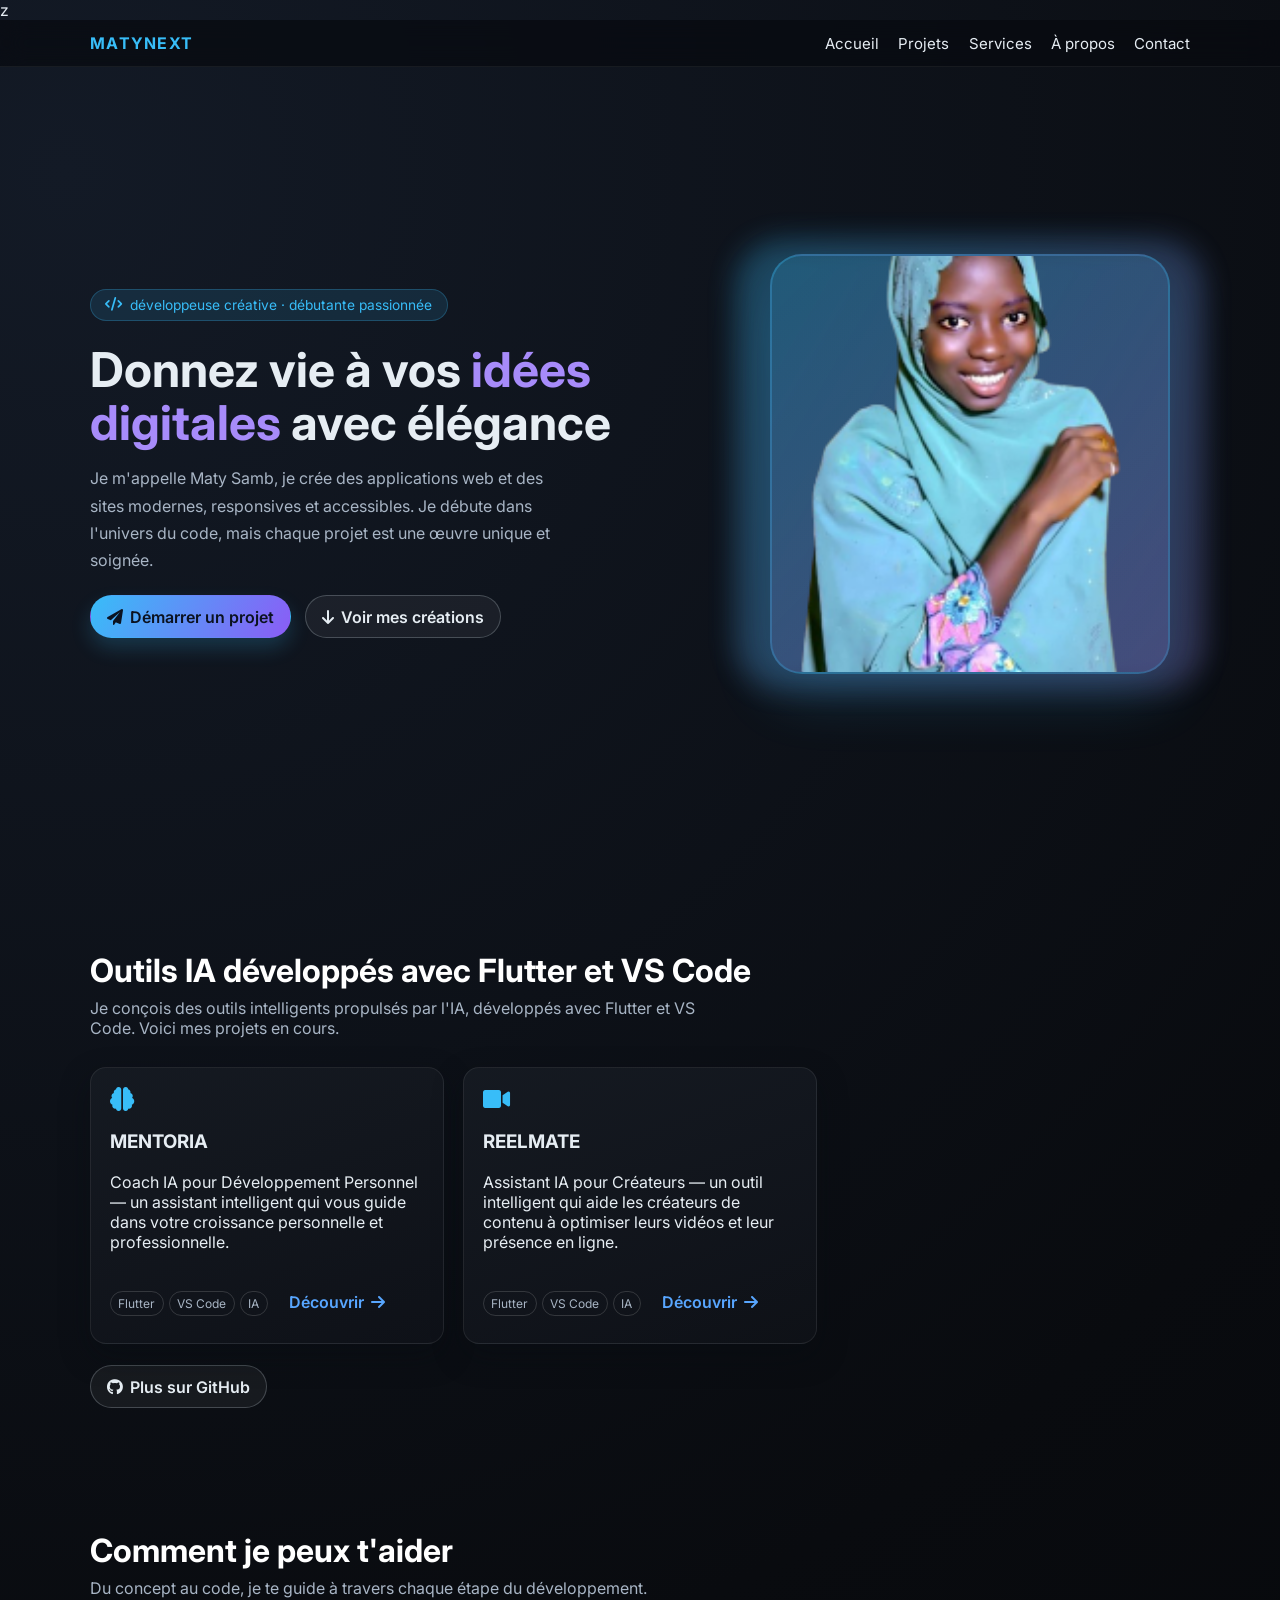
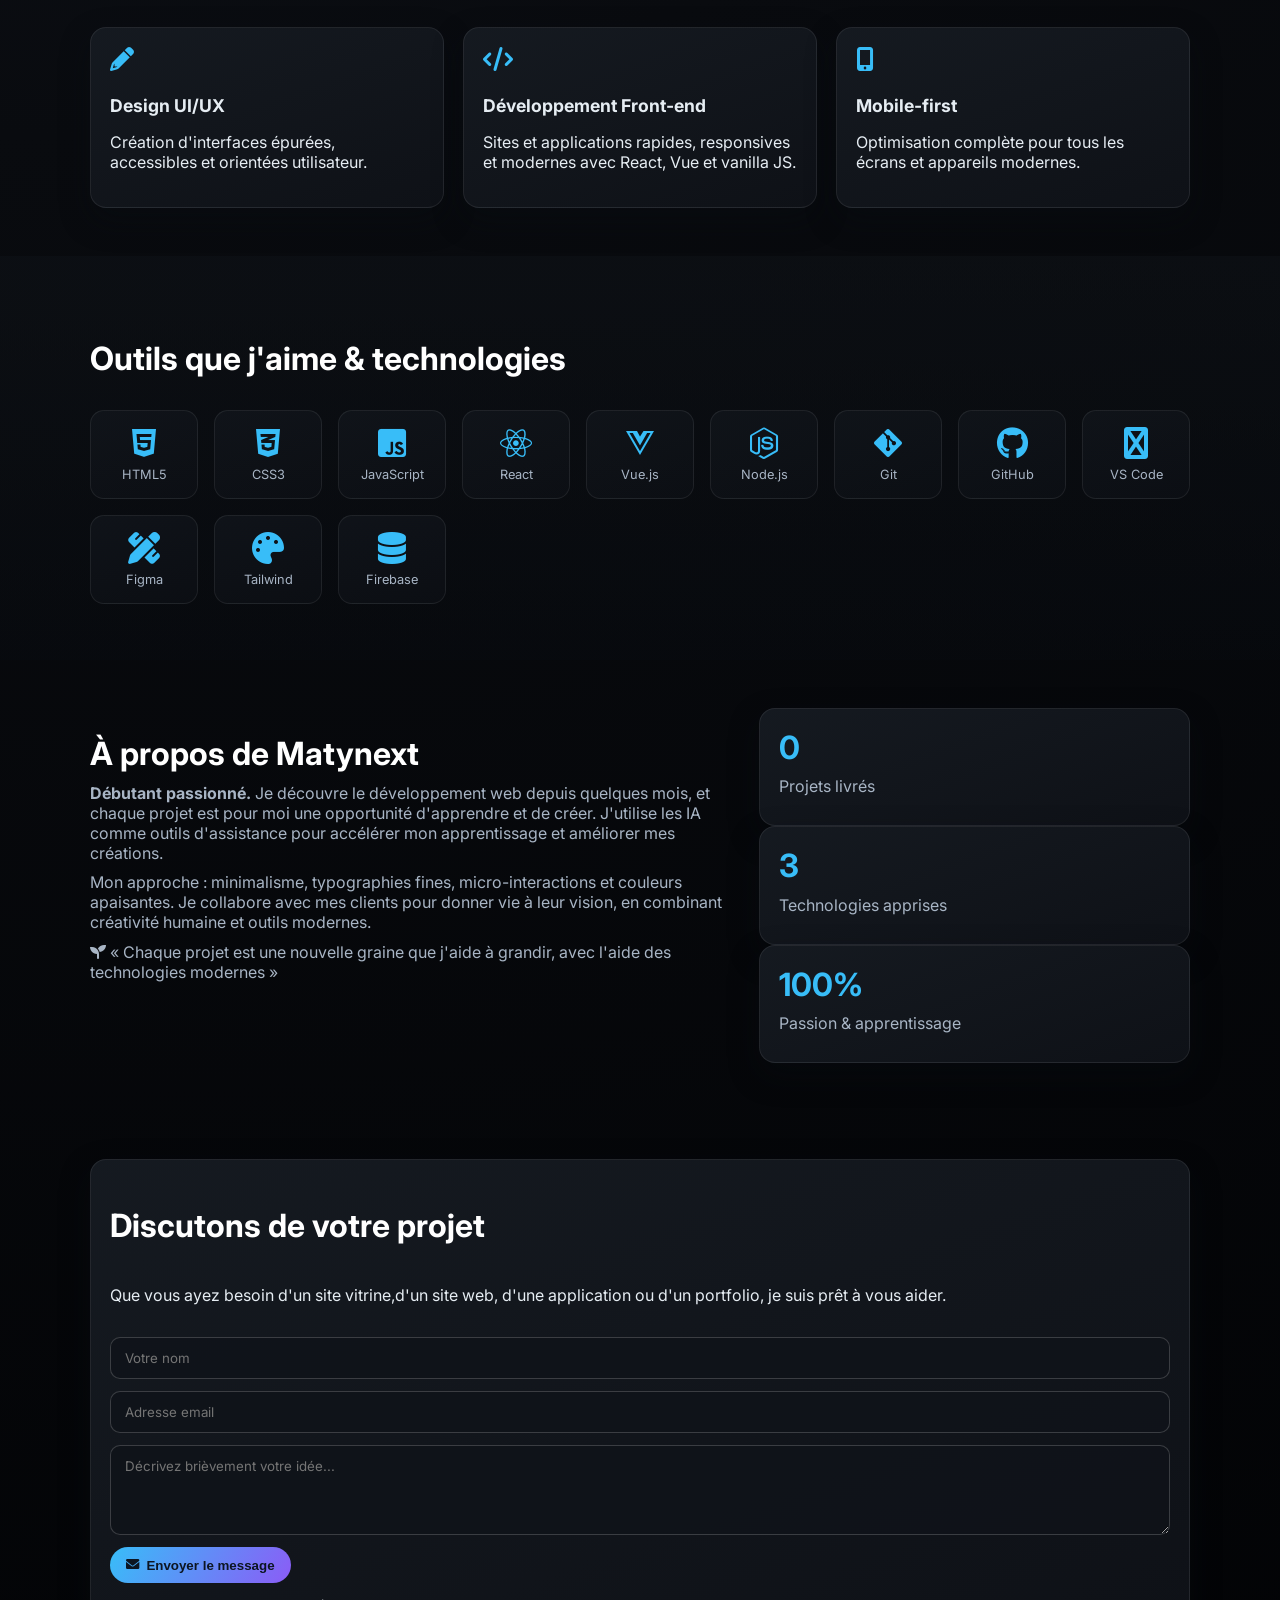
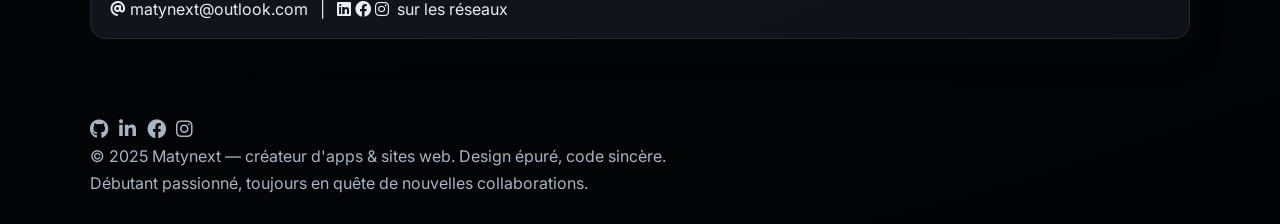
<file: index.html>
z<!DOCTYPE html>
<html lang="fr">
<head>
  <meta charset="UTF-8">
  <meta name="viewport" content="width=device-width, initial-scale=1.0, viewport-fit=cover">
  <title>Matynext · Créatrice d'apps & sites web</title>
  
  <!-- Polices Google Fonts -->
  <link href="https://fonts.googleapis.com/css2?family=Inter:opsz,wght@14..32,300;14..32,400;14..32,500;14..32,600;14..32,700&family=Space+Grotesk:wght@400;500;600&display=swap" rel="stylesheet">
  
  <!-- Font Awesome icônes -->
  <link rel="stylesheet" href="https://cdnjs.cloudflare.com/ajax/libs/font-awesome/6.0.0-beta3/css/all.min.css">
  
  <!-- Mon fichier CSS externe -->
  <link rel="stylesheet" href="style.css">

  <!-- Google AdSense -->
  <script async src="https://pagead2.googlesyndication.com/pagead/js/adsbygoogle.js?client=ca-pub-2530306196862272"
     crossorigin="anonymous"></script>
</head>
<body>
  <a class="skip-link" href="#home">Aller au contenu</a>

  <!-- ==================== NAVIGATION ==================== -->
  <nav class="navbar" id="navbar" role="navigation" aria-label="Navigation principale">
    <div class="nav-container">
      <div class="logo">
        <a href="#">matynext</a>
      </div>
      <button class="nav-toggle" aria-label="Ouvrir le menu" aria-expanded="false" aria-controls="main-navigation" aria-haspopup="true">
        <i class="fas fa-bars"></i>
      </button>
      <ul class="nav-links" id="main-navigation">
        <li><a href="#home">Accueil</a></li>
        <li><a href="#projects">Projets</a></li>
        <li><a href="#services">Services</a></li>
        <li><a href="#about">À propos</a></li>
        <li><a href="#contact">Contact</a></li>
      </ul>
    </div>
  </nav>

  <!-- ==================== SECTION HERO ==================== -->
  <main>
    <section id="home" class="hero">
      <div class="container hero-grid">
        <div class="hero-content">
          <div class="hero-badge">
            <i class="fas fa-code"></i> développeuse créative · débutante passionnée 
          </div>
          <h1>Donnez vie à vos <span class="highlight">idées digitales</span> avec élégance</h1>
          <p>Je m'appelle Maty Samb, je crée des applications web et des sites modernes, responsives et accessibles. Je débute dans l'univers du code, mais chaque projet est une œuvre unique et soignée.</p>
          <div class="btn-group">
            <a href="#contact" class="btn-primary">
              <i class="fas fa-paper-plane"></i> Démarrer un projet
            </a>
            <a href="#projects" class="btn-outline">
              <i class="fas fa-arrow-down"></i> Voir mes créations
            </a>
          </div>
        </div>
        <div class="hero-visual">
          <div class="profile-container">
            <img src="profile.png" alt="Photo de profil - Matynext" class="profile-image">
          </div>
        </div>
      </div>
    </section>

    <!-- ==================== SECTION PROJETS ==================== -->
    <section id="projects">
      <div class="container">
        <h2 class="section-title">Outils IA développés avec Flutter et VS Code</h2>
        <div class="section-sub">
          Je conçois des outils intelligents propulsés par l'IA, développés avec Flutter et VS Code. Voici mes projets en cours.
        </div>

        <div class="projects-grid">
          <!-- Projet 1 - MENTORIA -->
          <div class="project-card">
            <div class="project-icon"><i class="fas fa-brain"></i></div>
            <h3>MENTORIA</h3>
            <p>Coach IA pour Développement Personnel — un assistant intelligent qui vous guide dans votre croissance personnelle et professionnelle.</p>
            <div class="project-tags">
              <span>Flutter</span>
              <span>VS Code</span>
              <span>IA</span>
            </div>
            <a href="#" class="project-link">Découvrir <i class="fas fa-arrow-right"></i></a>
          </div>

          <!-- Projet 2 - REELMATE -->
          <div class="project-card">
            <div class="project-icon"><i class="fas fa-video"></i></div>
            <h3>REELMATE</h3>
            <p>Assistant IA pour Créateurs — un outil intelligent qui aide les créateurs de contenu à optimiser leurs vidéos et leur présence en ligne.</p>
            <div class="project-tags">
              <span>Flutter</span>
              <span>VS Code</span>
              <span>IA</span>
            </div>
            <a href="#" class="project-link">Découvrir <i class="fas fa-arrow-right"></i></a>
          </div>
        </div>

        <div class="github-more">
          <a href="#" class="btn-outline">
            <i class="fab fa-github"></i> Plus sur GitHub
          </a>
        </div>
      </div>
    </section>

    <!-- ==================== SECTION SERVICES ==================== -->
    <section id="services" class="services-section">
      <div class="container">
        <h2 class="section-title">Comment je peux t'aider</h2>
        <div class="section-sub">
          Du concept au code, je te guide à travers chaque étape du développement.
        </div>
        
        <div class="services-grid">
          <div class="service-item">
            <div class="service-icon"><i class="fas fa-pencil-alt"></i></div>
            <h4>Design UI/UX</h4>
            <p>Création d'interfaces épurées, accessibles et orientées utilisateur.</p>
          </div>
          <div class="service-item">
            <div class="service-icon"><i class="fas fa-code"></i></div>
            <h4>Développement Front-end</h4>
            <p>Sites et applications rapides, responsives et modernes avec React, Vue et vanilla JS.</p>
          </div>
          <div class="service-item">
            <div class="service-icon"><i class="fas fa-mobile-alt"></i></div>
            <h4>Mobile-first</h4>
            <p>Optimisation complète pour tous les écrans et appareils modernes.</p>
          </div>
        </div>
      </div>
    </section>

    <!-- ==================== SECTION OUTILS & TECHNOLOGIES ==================== -->
    <section id="tools" class="tools-section">
      <div class="container">
        <h2 class="section-title">Outils que j'aime & technologies</h2>
        <div class="tools-grid">
          <div class="tool-item" title="HTML5"><i class="fab fa-html5"></i><span>HTML5</span></div>
          <div class="tool-item" title="CSS3"><i class="fab fa-css3-alt"></i><span>CSS3</span></div>
          <div class="tool-item" title="JavaScript"><i class="fab fa-js-square"></i><span>JavaScript</span></div>
          <div class="tool-item" title="React"><i class="fab fa-react"></i><span>React</span></div>
          <div class="tool-item" title="Vue.js"><i class="fab fa-vuejs"></i><span>Vue.js</span></div>
          <div class="tool-item" title="Node.js"><i class="fab fa-node-js"></i><span>Node.js</span></div>
          <div class="tool-item" title="Git"><i class="fab fa-git-alt"></i><span>Git</span></div>
          <div class="tool-item" title="GitHub"><i class="fab fa-github"></i><span>GitHub</span></div>
          <div class="tool-item" title="VS Code"><i class="fab fa-code"></i><span>VS Code</span></div>
          <div class="tool-item" title="Figma"><i class="fas fa-pencil-ruler"></i><span>Figma</span></div>
          <div class="tool-item" title="Tailwind"><i class="fas fa-palette"></i><span>Tailwind</span></div>
          <div class="tool-item" title="Firebase"><i class="fas fa-database"></i><span>Firebase</span></div>
        </div>
      </div>
    </section>

    <!-- ==================== SECTION À PROPOS ==================== -->
    <section id="about">
      <div class="container about-wrap">
        <div class="about-text">
          <h2 class="section-title">À propos de Matynext</h2>
          <p><strong>Débutant passionné.</strong> Je découvre le développement web depuis quelques mois, et chaque projet est pour moi une opportunité d'apprendre et de créer. J'utilise les IA comme outils d'assistance pour accélérer mon apprentissage et améliorer mes créations.</p>
          <p>Mon approche : minimalisme, typographies fines, micro-interactions et couleurs apaisantes. Je collabore avec mes clients pour donner vie à leur vision, en combinant créativité humaine et outils modernes.</p>
          <p><i class="fas fa-seedling"></i> « Chaque projet est une nouvelle graine que j'aide à grandir, avec l'aide des technologies modernes »</p>
        </div>
        <div class="about-stats">
          <div>
            <span class="stat-number">0</span>
            <p>Projets livrés</p>
          </div>
          <div>
            <span class="stat-number">3</span>
            <p>Technologies apprises</p>
          </div>
          <div>
            <span class="stat-number">100%</span>
            <p>Passion & apprentissage</p>
          </div>
        </div>
      </div>
    </section>

    <!-- ==================== SECTION CONTACT ==================== -->
    <section id="contact">
      <div class="container">
        <div class="contact-section">
          <h2 class="section-title">Discutons de votre projet</h2>
          <p>Que vous ayez besoin d'un site vitrine,d'un site web, d'une application ou d'un portfolio, je suis prêt à vous aider.</p>
          
          <form class="contact-form" id="contactForm" action="https://formsubmit.co/matynext@outlook.com" method="POST">
            <input type="hidden" name="_subject" value="Nouveau message depuis portfolio Matynext">
            <input type="hidden" name="_captcha" value="false">
            <input type="hidden" name="_cc" value="matynext@outlook.com">
            <input type="hidden" name="_replyto" value="matynext@outlook.com">
            <input type="hidden" name="_next" value="http://localhost:8000/?success=true">
            <input type="text" id="userName" name="name" placeholder="Votre nom" required>
            <input type="email" id="userEmail" name="email" placeholder="Adresse email" required>
            <textarea id="userMessage" name=
            
            
            
            
            "message" rows="4" placeholder="Décrivez brièvement votre idée..." required></textarea>
            <button type="submit" class="btn-submit">
              <i class="fas fa-envelope"></i> Envoyer le message
            </button>
          </form>
          
          <div class="contact-info">
            <i class="fas fa-at"></i> matynext@outlook.com &nbsp;&nbsp;|&nbsp;&nbsp;
            <i class="fab fa-linkedin"></i> <i class="fab fa-facebook"></i> <i class="fab fa-instagram"></i> &nbsp;sur les réseaux
          </div>
        </div>
      </div>
    </section>
  </main>

  <!-- ==================== FOOTER ==================== -->
  <footer>
    <div class="container">
      <div class="social-links">
        <a href="#" aria-label="GitHub"><i class="fab fa-github"></i></a>
        <a href="#" aria-label="LinkedIn"><i class="fab fa-linkedin-in"></i></a>
        <a href="#" aria-label="Facebook"><i class="fab fa-facebook"></i></a>
        <a href="#" aria-label="Instagram"><i class="fab fa-instagram"></i></a>
      </div>
      <p>© 2025 Matynext — créateur d'apps & sites web. Design épuré, code sincère.</p>
      <p class="footer-tagline">Débutant passionné, toujours en quête de nouvelles collaborations.</p>
    </div>
  </footer>

  <!-- Mon fichier JavaScript externe -->
  <script src="script.js"></script>
</body>
</html>
</file>
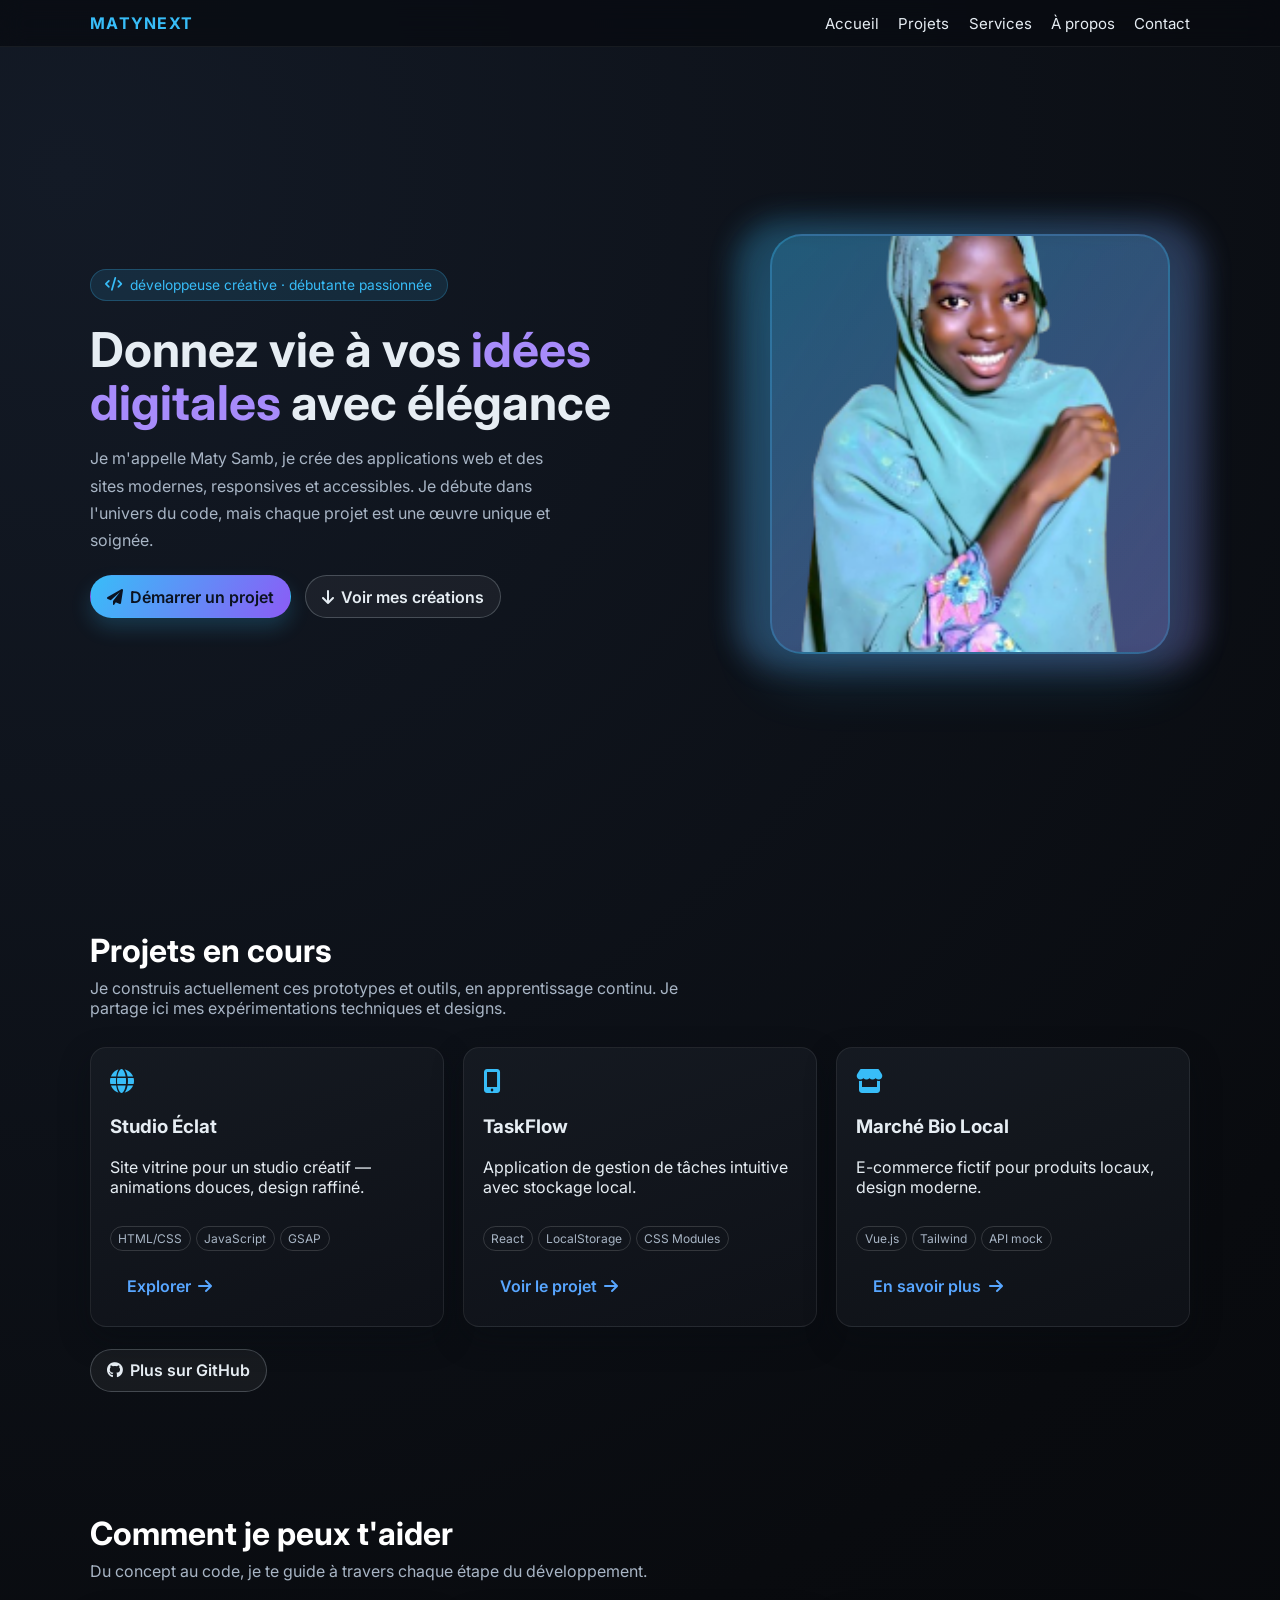
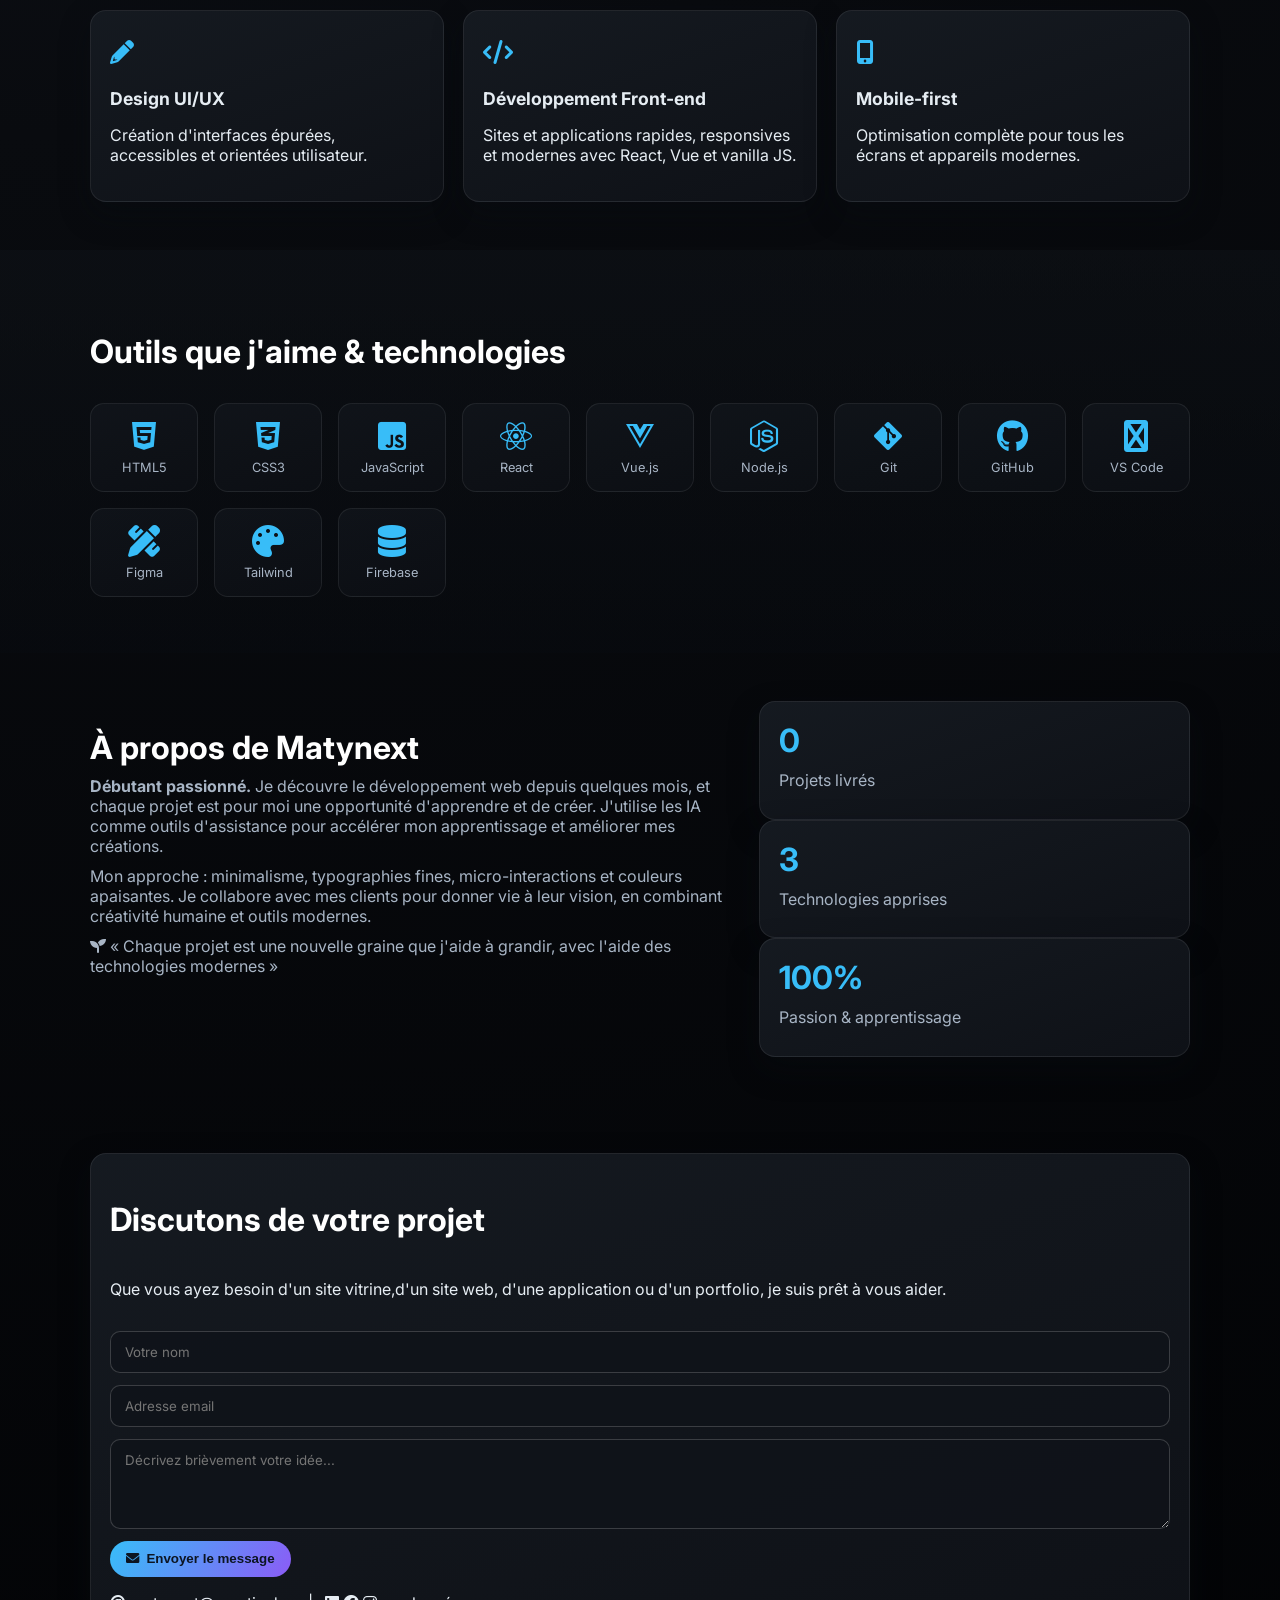
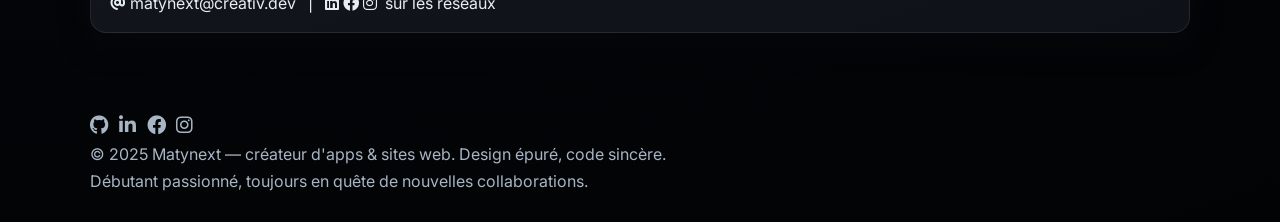
<file: portfolio-matynext.html>
<!DOCTYPE html>
<html lang="fr">
<head>
  <meta charset="UTF-8">
  <meta name="viewport" content="width=device-width, initial-scale=1.0, viewport-fit=cover">
  <title>Matynext · Créatrice d'apps & sites web</title>
  
  <!-- Polices Google Fonts -->
  <link href="https://fonts.googleapis.com/css2?family=Inter:opsz,wght@14..32,300;14..32,400;14..32,500;14..32,600;14..32,700&family=Space+Grotesk:wght@400;500;600&display=swap" rel="stylesheet">
  
  <!-- Font Awesome icônes -->
  <link rel="stylesheet" href="https://cdnjs.cloudflare.com/ajax/libs/font-awesome/6.0.0-beta3/css/all.min.css">
  
  <!-- Mon fichier CSS externe -->
  <link rel="stylesheet" href="style.css">
</head>
<body>
  <a class="skip-link" href="#home">Aller au contenu</a>

  <!-- ==================== NAVIGATION ==================== -->
  <nav class="navbar" id="navbar" role="navigation" aria-label="Navigation principale">
    <div class="nav-container">
      <div class="logo">
        <a href="#">matynext</a>
      </div>
      <button class="nav-toggle" aria-label="Ouvrir le menu" aria-expanded="false" aria-controls="main-navigation" aria-haspopup="true">
        <i class="fas fa-bars"></i>
      </button>
      <ul class="nav-links" id="main-navigation">
        <li><a href="#home">Accueil</a></li>
        <li><a href="#projects">Projets</a></li>
        <li><a href="#services">Services</a></li>
        <li><a href="#about">À propos</a></li>
        <li><a href="#contact">Contact</a></li>
      </ul>
    </div>
  </nav>

  <!-- ==================== SECTION HERO ==================== -->
  <main>
    <section id="home" class="hero">
      <div class="container hero-grid">
        <div class="hero-content">
          <div class="hero-badge">
            <i class="fas fa-code"></i> développeuse créative · débutante passionnée 
          </div>
          <h1>Donnez vie à vos <span class="highlight">idées digitales</span> avec élégance</h1>
          <p>Je m'appelle Maty Samb, je crée des applications web et des sites modernes, responsives et accessibles. Je débute dans l'univers du code, mais chaque projet est une œuvre unique et soignée.</p>
          <div class="btn-group">
            <a href="#contact" class="btn-primary">
              <i class="fas fa-paper-plane"></i> Démarrer un projet
            </a>
            <a href="#projects" class="btn-outline">
              <i class="fas fa-arrow-down"></i> Voir mes créations
            </a>
          </div>
        </div>
        <div class="hero-visual">
          <div class="profile-container">
            <img src="profile.png" alt="Photo de profil - Matynext" class="profile-image">
          </div>
        </div>
      </div>
    </section>

    <!-- ==================== SECTION PROJETS ==================== -->
    <section id="projects">
      <div class="container">
        <h2 class="section-title">Projets en cours</h2>
        <div class="section-sub">
          Je construis actuellement ces prototypes et outils, en apprentissage continu. Je partage ici mes expérimentations techniques et designs.
        </div>
        
        <div class="projects-grid">
          <!-- Projet 1 -->
          <div class="project-card">
            <div class="project-icon"><i class="fas fa-globe"></i></div>
            <h3>Studio Éclat</h3>
            <p>Site vitrine pour un studio créatif — animations douces, design raffiné.</p>
            <div class="project-tags">
              <span>HTML/CSS</span>
              <span>JavaScript</span>
              <span>GSAP</span>
            </div>
            <a href="#" class="project-link">Explorer <i class="fas fa-arrow-right"></i></a>
          </div>

          <!-- Projet 2 -->
          <div class="project-card">
            <div class="project-icon"><i class="fas fa-mobile-alt"></i></div>
            <h3>TaskFlow</h3>
            <p>Application de gestion de tâches intuitive avec stockage local.</p>
            <div class="project-tags">
              <span>React</span>
              <span>LocalStorage</span>
              <span>CSS Modules</span>
            </div>
            <a href="#" class="project-link">Voir le projet <i class="fas fa-arrow-right"></i></a>
          </div>

          <!-- Projet 3 -->
          <div class="project-card">
            <div class="project-icon"><i class="fas fa-store"></i></div>
            <h3>Marché Bio Local</h3>
            <p>E-commerce fictif pour produits locaux, design moderne.</p>
            <div class="project-tags">
              <span>Vue.js</span>
              <span>Tailwind</span>
              <span>API mock</span>
            </div>
            <a href="#" class="project-link">En savoir plus <i class="fas fa-arrow-right"></i></a>
          </div>
        </div>

        <div class="github-more">
          <a href="#" class="btn-outline">
            <i class="fab fa-github"></i> Plus sur GitHub
          </a>
        </div>
      </div>
    </section>

    <!-- ==================== SECTION SERVICES ==================== -->
    <section id="services" class="services-section">
      <div class="container">
        <h2 class="section-title">Comment je peux t'aider</h2>
        <div class="section-sub">
          Du concept au code, je te guide à travers chaque étape du développement.
        </div>
        
        <div class="services-grid">
          <div class="service-item">
            <div class="service-icon"><i class="fas fa-pencil-alt"></i></div>
            <h4>Design UI/UX</h4>
            <p>Création d'interfaces épurées, accessibles et orientées utilisateur.</p>
          </div>
          <div class="service-item">
            <div class="service-icon"><i class="fas fa-code"></i></div>
            <h4>Développement Front-end</h4>
            <p>Sites et applications rapides, responsives et modernes avec React, Vue et vanilla JS.</p>
          </div>
          <div class="service-item">
            <div class="service-icon"><i class="fas fa-mobile-alt"></i></div>
            <h4>Mobile-first</h4>
            <p>Optimisation complète pour tous les écrans et appareils modernes.</p>
          </div>
        </div>
      </div>
    </section>

    <!-- ==================== SECTION OUTILS & TECHNOLOGIES ==================== -->
    <section id="tools" class="tools-section">
      <div class="container">
        <h2 class="section-title">Outils que j'aime & technologies</h2>
        <div class="tools-grid">
          <div class="tool-item" title="HTML5"><i class="fab fa-html5"></i><span>HTML5</span></div>
          <div class="tool-item" title="CSS3"><i class="fab fa-css3-alt"></i><span>CSS3</span></div>
          <div class="tool-item" title="JavaScript"><i class="fab fa-js-square"></i><span>JavaScript</span></div>
          <div class="tool-item" title="React"><i class="fab fa-react"></i><span>React</span></div>
          <div class="tool-item" title="Vue.js"><i class="fab fa-vuejs"></i><span>Vue.js</span></div>
          <div class="tool-item" title="Node.js"><i class="fab fa-node-js"></i><span>Node.js</span></div>
          <div class="tool-item" title="Git"><i class="fab fa-git-alt"></i><span>Git</span></div>
          <div class="tool-item" title="GitHub"><i class="fab fa-github"></i><span>GitHub</span></div>
          <div class="tool-item" title="VS Code"><i class="fab fa-code"></i><span>VS Code</span></div>
          <div class="tool-item" title="Figma"><i class="fas fa-pencil-ruler"></i><span>Figma</span></div>
          <div class="tool-item" title="Tailwind"><i class="fas fa-palette"></i><span>Tailwind</span></div>
          <div class="tool-item" title="Firebase"><i class="fas fa-database"></i><span>Firebase</span></div>
        </div>
      </div>
    </section>

    <!-- ==================== SECTION À PROPOS ==================== -->
    <section id="about">
      <div class="container about-wrap">
        <div class="about-text">
          <h2 class="section-title">À propos de Matynext</h2>
          <p><strong>Débutant passionné.</strong> Je découvre le développement web depuis quelques mois, et chaque projet est pour moi une opportunité d'apprendre et de créer. J'utilise les IA comme outils d'assistance pour accélérer mon apprentissage et améliorer mes créations.</p>
          <p>Mon approche : minimalisme, typographies fines, micro-interactions et couleurs apaisantes. Je collabore avec mes clients pour donner vie à leur vision, en combinant créativité humaine et outils modernes.</p>
          <p><i class="fas fa-seedling"></i> « Chaque projet est une nouvelle graine que j'aide à grandir, avec l'aide des technologies modernes »</p>
        </div>
        <div class="about-stats">
          <div>
            <span class="stat-number">0</span>
            <p>Projets livrés</p>
          </div>
          <div>
            <span class="stat-number">3</span>
            <p>Technologies apprises</p>
          </div>
          <div>
            <span class="stat-number">100%</span>
            <p>Passion & apprentissage</p>
          </div>
        </div>
      </div>
    </section>

    <!-- ==================== SECTION CONTACT ==================== -->
    <section id="contact">
      <div class="container">
        <div class="contact-section">
          <h2 class="section-title">Discutons de votre projet</h2>
          <p>Que vous ayez besoin d'un site vitrine,d'un site web, d'une application ou d'un portfolio, je suis prêt à vous aider.</p>
          
          <form class="contact-form" id="contactForm">
            <input type="text" id="userName" placeholder="Votre nom" required>
            <input type="email" id="userEmail" placeholder="Adresse email" required>
            <textarea id="userMessage" rows="4" placeholder="Décrivez brièvement votre idée..."></textarea>
            <button type="submit" class="btn-submit">
              <i class="fas fa-envelope"></i> Envoyer le message
            </button>
          </form>
          
          <div class="contact-info">
            <i class="fas fa-at"></i> matynext@creativ.dev &nbsp;&nbsp;|&nbsp;&nbsp;
            <i class="fab fa-linkedin"></i> <i class="fab fa-facebook"></i> <i class="fab fa-instagram"></i> &nbsp;sur les réseaux
          </div>
        </div>
      </div>
    </section>
  </main>

  <!-- ==================== FOOTER ==================== -->
  <footer>
    <div class="container">
      <div class="social-links">
        <a href="#" aria-label="GitHub"><i class="fab fa-github"></i></a>
        <a href="#" aria-label="LinkedIn"><i class="fab fa-linkedin-in"></i></a>
        <a href="#" aria-label="Facebook"><i class="fab fa-facebook"></i></a>
        <a href="#" aria-label="Instagram"><i class="fab fa-instagram"></i></a>
      </div>
      <p>© 2025 Matynext — créateur d'apps & sites web. Design épuré, code sincère.</p>
      <p class="footer-tagline">Débutant passionné, toujours en quête de nouvelles collaborations.</p>
    </div>
  </footer>

  <!-- Mon fichier JavaScript externe -->
  <script src="script.js"></script>
</body>
</html>
</file>
<file: style.css>
:root {
  --bg: #0d1117;
  --surface: #161b22;
  --surface-2: #21262d;
  --text: #e6edf3;
  --muted: #a8b5c5;
  --accent: #38bdf8;
  --accent-2: #a78bfa;
  --link: #58a6ff;
  --radius: 16px;
  --shadow: 0 12px 30px rgba(8, 12, 18, 0.4);
}

* {
  box-sizing: border-box;
}

html, body {
  margin: 0;
  padding: 0;
  background: radial-gradient(circle at 5% 5%, #131a26 0%, #090b0f 45%, #020305 100%);
  color: var(--text);
  font-family: "Inter", "Segoe UI", Roboto, sans-serif;
  text-rendering: optimizeLegibility;
  scroll-behavior: smooth;
}

a {
  color: inherit;
  text-decoration: none;
}

.skip-link {
  position: absolute;
  top: -40px;
  left: 0;
  background: var(--accent);
  color: #0b1220;
  padding: 0.6rem 1rem;
  border-radius: 0 0 0.25rem 0;
  z-index: 1000;
  transition: top 0.2s ease;
}

.skip-link:focus {
  top: 0;
}

:focus-visible {
  outline: 2px solid var(--accent);
  outline-offset: 2px;
}

.container {
  width: min(1100px, 92vw);
  margin: 0 auto;
}

.navbar {
  position: sticky;
  top: 0;
  width: 100%;
  z-index: 50;
  background: rgba(8, 11, 16, 0.72);
  border-bottom: 1px solid rgba(255, 255, 255, 0.06);
  backdrop-filter: blur(12px);
}

.nav-container {
  display: flex;
  align-items: center;
  justify-content: space-between;
  gap: 1rem;
  padding: 0.8rem 0;
  width: min(1100px, 90vw);
  margin: auto;
}

.logo a {
  font-weight: 700;
  letter-spacing: 0.08em;
  color: var(--accent);
  text-transform: uppercase;
}

.nav-links {
  list-style: none;
  display: flex;
  gap: 1.2rem;
  margin: 0;
  padding: 0;
}

.nav-links a {
  font-size: 0.94rem;
  color: var(--text);
  transition: color 0.2s ease, transform 0.2s ease;
}

.nav-links a:hover,
.nav-links a:focus {
  color: var(--accent);
  transform: translateY(-1px);
}

.nav-toggle {
  display: none;
  border: 0;
  background: transparent;
  color: var(--text);
  font-size: 1.2rem;
  cursor: pointer;
}

.hero {
  min-height: 90vh;
  display: grid;
  place-items: center;
  padding: 3rem 0 4rem;
}

.hero-grid {
  display: grid;
  grid-template-columns: minmax(0, 1fr) minmax(320px, 440px);
  align-items: center;
  gap: 2.5rem;
  max-width: 1100px;
}

.hero-content {
  animation: fadeInUp 0.8s ease forwards 0.2s;
  opacity: 0;
}

.hero-visual {
  display: flex;
  align-items: center;
  justify-content: center;
  position: relative;
  min-height: 420px;
}

.profile-container {
  position: relative;
  width: 100%;
  max-width: 420px;
  height: 420px;
  border-radius: 38px;
  overflow: hidden;
  background: linear-gradient(145deg, rgba(16, 23, 33, 0.9), rgba(21, 29, 42, 0.7));
  border: 1px solid rgba(67, 108, 194, 0.4);
  box-shadow: 0 24px 70px rgba(0, 0, 0, 0.35), inset 0 0 0 1px rgba(87, 165, 255, 0.12);
  transition: transform 0.35s ease, box-shadow 0.35s ease;
}

.profile-container::before {
  content: '';
  position: absolute;
  inset: 0;
  background-image: radial-gradient(circle at 20% 15%, rgba(56, 189, 248, 0.26), transparent 35%),
                    radial-gradient(circle at 80% 80%, rgba(167, 139, 250, 0.23), transparent 34%);
  z-index: 1;
  pointer-events: none;
}

.profile-image {
  width: 100%;
  height: 100%;
  object-fit: cover;
  object-position: center;
  border-radius: 32px;
  display: block;
  position: relative;
  z-index: 2;
}

.profile-container:hover {
  transform: translateY(-8px) scale(1.01);
  box-shadow: 0 30px 85px rgba(0, 0, 0, 0.45), inset 0 0 0 1px rgba(67, 108, 194, 0.6);
}

.hero-visual::after {
  content: '';
  position: absolute;
  inset: -15px;
  border-radius: 46px;
  background: linear-gradient(120deg, rgba(56, 189, 248, 0.38), rgba(167, 139, 250, 0.32));
  filter: blur(14px);
  opacity: 0.75;
}

.hero-visual > .profile-container {
  position: relative;
  z-index: 5;
}


.hero-content h1 {
  font-size: clamp(1.8rem, 4vw, 3rem);
  margin: 0.4rem 0 1rem;
  line-height: 1.1;
}

.highlight {
  color: var(--accent-2);
}

.hero-content p {
  color: var(--muted);
  line-height: 1.7;
  max-width: 46ch;
}

.hero-badge {
  display: inline-flex;
  align-items: center;
  gap: 0.5rem;
  margin-bottom: 1rem;
  color: var(--accent);
  background: rgba(56, 189, 248, 0.12);
  border: 1px solid rgba(56, 189, 248, 0.25);
  border-radius: 999px;
  padding: 0.45rem 0.9rem;
  font-size: 0.86rem;
}

.profile-container {
  position: relative;
  width: 100%;
  max-width: 400px;
  aspect-ratio: 1;
  border-radius: calc(var(--radius) * 2);
  overflow: hidden;
  background: linear-gradient(160deg, rgba(56, 189, 248, 0.2), rgba(167, 139, 250, 0.2));
  border: 2px solid rgba(56, 189, 248, 0.3);
  box-shadow: 0 20px 60px rgba(56, 189, 248, 0.2);
  animation: fadeInUp 0.8s ease forwards 0.2s;
  opacity: 0;
  animation-fill-mode: both;
}

.profile-container::before {
  content: '';
  position: absolute;
  inset: 0;
  background: linear-gradient(135deg, transparent 0%, rgba(56, 189, 248, 0.1) 100%);
  z-index: 1;
  pointer-events: none;
}

.profile-image {
  width: 100%;
  height: 100%;
  object-fit: cover;
  object-position: center;
  display: block;
}

.profile-container:hover {
  box-shadow: 0 24px 72px rgba(56, 189, 248, 0.3);
  border-color: rgba(56, 189, 248, 0.5);
  transform: translateY(-4px);
  transition: all 0.3s ease;
}

.btn-group {
  display: flex;
  flex-wrap: wrap;
  gap: 0.85rem;
  margin-top: 1.3rem;
}

.btn-primary,
.btn-outline,
.btn-submit,
.project-link {
  display: inline-flex;
  align-items: center;
  gap: 0.45rem;
  border-radius: 999px;
  padding: 0.66rem 1rem;
  font-weight: 600;
  border: 1px solid transparent;
  transition: all 0.3s ease;
}

.btn-primary {
  color: #0b1220;
  background: linear-gradient(120deg, #38bdf8, #8b5cf6);
  box-shadow: 0 10px 20px rgba(56, 189, 248, 0.2);
}

.btn-primary:hover {
  transform: translateY(-1px);
  box-shadow: 0 14px 26px rgba(56, 189, 248, 0.24);
}

.btn-outline {
  color: var(--text);
  border-color: rgba(204, 214, 224, 0.25);
  background: rgba(255, 255, 255, 0.05);
}

.btn-outline:hover {
  background: rgba(255, 255, 255, 0.12);
}

.section-title {
  font-size: clamp(1.4rem, 3vw, 2rem);
  margin-bottom: 0.5rem;
  color: #ffffff;
}

.section-sub {
  color: var(--muted);
  margin-bottom: 1.8rem;
  max-width: 64ch;
}

/* ==================== SECTION OUTILS ==================== */
.tools-section {
  padding: 3.5rem 0;
  background: linear-gradient(180deg, rgba(15, 19, 24, 0.5) 0%, rgba(8, 12, 18, 0.3) 100%);
}

.tools-grid {
  display: grid;
  grid-template-columns: repeat(auto-fit, minmax(100px, 1fr));
  gap: 1rem;
  margin-top: 2rem;
}

.tool-item {
  display: flex;
  flex-direction: column;
  align-items: center;
  justify-content: center;
  gap: 0.5rem;
  padding: 1rem;
  background: linear-gradient(160deg, rgba(22, 27, 34, 0.5), rgba(15, 18, 24, 0.5));
  border: 1px solid rgba(255, 255, 255, 0.08);
  border-radius: 14px;
  transition: all 0.3s ease;
  cursor: default;
}

.tool-item:hover {
  background: linear-gradient(160deg, rgba(22, 27, 34, 0.9), rgba(15, 18, 24, 0.9));
  border-color: rgba(56, 189, 248, 0.4);
  transform: translateY(-4px);
  box-shadow: 0 12px 24px rgba(56, 189, 248, 0.15);
}

.tool-item i {
  font-size: 2rem;
  color: var(--accent);
}

.tool-item span {
  font-size: 0.8rem;
  color: var(--muted);
  text-align: center;
  transition: color 0.3s ease;
}

.tool-item:hover span {
  color: var(--text);
}

.projects-grid,
.services-grid {
  display: grid;
  gap: 1.2rem;
  grid-template-columns: repeat(3, minmax(0, 1fr));
}

.project-card,
.service-item,
.about-stats > div,
.contact-section {
  background: linear-gradient(160deg, rgba(22, 27, 34, 0.95), rgba(15, 18, 24, 0.95));
  border: 1px solid rgba(255, 255, 255, 0.08);
  border-radius: var(--radius);
  padding: 1.2rem;
  box-shadow: var(--shadow);
  transition: all 0.3s ease;
}

.project-card:hover,
.service-item:hover {
  background: linear-gradient(160deg, rgba(30, 35, 44, 0.95), rgba(22, 26, 32, 0.95));
  border-color: rgba(56, 189, 248, 0.3);
  box-shadow: 0 16px 40px rgba(56, 189, 248, 0.12);
  transform: translateY(-6px);
}

.project-icon,
.service-item i {
  font-size: 1.5rem;
  color: var(--accent);
  margin-bottom: 0.7rem;
}

.service-icon {
  font-size: 2rem;
  color: var(--accent);
  margin-bottom: 0.8rem;
  transition: transform 0.3s ease, color 0.3s ease;
}

.service-item:hover .service-icon {
  transform: scale(1.15) rotate(8deg);
  color: var(--accent-2);
}

.service-item h4 {
  margin: 0 0 0.5rem 0;
  font-size: 1.1rem;
  color: var(--text);
}

.project-tags {
  margin-top: 0.85rem;
  display: inline-flex;
  flex-wrap: wrap;
  gap: 0.35rem;
}

.project-tags span {
  font-size: 0.75rem;
  border: 1px solid rgba(255, 255, 255, 0.15);
  padding: 0.25rem 0.45rem;
  border-radius: 999px;
  color: var(--muted);
}

.project-link {
  color: var(--link);
  margin-top: 0.8rem;
  transition: color 0.2s ease;
}

.project-link:hover {
  color: var(--accent);
}

.github-more {
  margin-top: 1.35rem;
}

.about-wrap {
  display: grid;
  grid-template-columns: 1.5fr 1fr;
  gap: 1.4rem;
  align-items: start;
}

.about-text p,
.about-stats p {
  color: var(--muted);
  margin: 0.6rem 0;
}

.stat-number {
  color: var(--accent);
  font-size: 2rem;
  font-weight: 700;
}

.contact-section {
  display: grid;
  gap: 1rem;
}

.contact-form {
  display: grid;
  gap: 0.75rem;
  margin: 0;
}

.contact-form input,
.contact-form textarea {
  border: 1px solid rgba(255, 255, 255, 0.18);
  border-radius: 10px;
  background: rgba(15, 19, 25, 0.8);
  color: var(--text);
  padding: 0.75rem 0.85rem;
  width: 100%;
  transition: all 0.3s ease;
  font-family: inherit;
}

.contact-form input:focus,
.contact-form textarea:focus {
  outline: none;
  border-color: rgba(56, 189, 248, 0.4);
  background: rgba(15, 19, 25, 0.95);
  box-shadow: 0 0 0 3px rgba(56, 189, 248, 0.1);
}

.btn-submit {
  background: linear-gradient(120deg, #38bdf8, #8b5cf6);
  color: #0c1522;
  border: none;
  width: fit-content;
}

.confirmation-message {
  background: rgba(56, 189, 248, 0.1);
  border: 1px solid rgba(56, 189, 248, 0.3);
  border-radius: 10px;
  padding: 1rem;
  margin: 1rem 0;
  color: var(--accent);
  font-weight: 500;
  display: flex;
  align-items: center;
  gap: 0.5rem;
}

.confirmation-message i {
  font-size: 1.2em;
}

footer {
  padding: 2rem 0 1.5rem;
  color: var(--muted);
}

footer .social-links {
  display: flex;
  align-items: center;
  gap: 0.65rem;
}

footer .social-links a {
  color: var(--muted);
  font-size: 1.2rem;
  transition: color 0.2s ease;
}

footer .social-links a:hover {
  color: var(--accent);
}

footer p {
  margin: 0.45rem 0;
}

section {
  padding: 3rem 0;
}

section h2 {
  margin-bottom: 1rem;
}

@keyframes fadeInUp {
  from {
    opacity: 0;
    transform: translateY(20px);
  }
  to {
    opacity: 1;
    transform: translateY(0);
  }
}

.project-card,
.service-item,
.tool-item {
  animation: fadeInUp 0.6s ease forwards;
  opacity: 0;
}

.project-card:nth-child(1),
.service-item:nth-child(1),
.tool-item:nth-child(1),
.tool-item:nth-child(2),
.tool-item:nth-child(3) {
  animation-delay: 0.1s;
}

.project-card:nth-child(2),
.service-item:nth-child(2),
.tool-item:nth-child(4),
.tool-item:nth-child(5),
.tool-item:nth-child(6) {
  animation-delay: 0.2s;
}

.project-card:nth-child(3),
.service-item:nth-child(3),
.tool-item:nth-child(7),
.tool-item:nth-child(8),
.tool-item:nth-child(9) {
  animation-delay: 0.3s;
}

.service-item:nth-child(4),
.tool-item:nth-child(10),
.tool-item:nth-child(11),
.tool-item:nth-child(12) {
  animation-delay: 0.4s;
}

@media (max-width: 980px) {
  .hero-grid {
    grid-template-columns: 1fr;
  }

  .projects-grid,
  .services-grid {
    grid-template-columns: repeat(2, minmax(0, 1fr));
  }

  .about-wrap {
    grid-template-columns: 1fr;
  }

  .tools-grid {
    grid-template-columns: repeat(auto-fit, minmax(80px, 1fr));
  }
}

@media (max-width: 760px) {
  section {
    padding: 2rem 0;
  }
  .nav-toggle {
    display: block;
  }

  .nav-links {
    position: fixed;
    inset: 60px 0 0 0;
    flex-direction: column;
    align-items: center;
    justify-content: start;
    padding-top: 1rem;
    gap: 1rem;
    background: rgba(8, 11, 16, 0.96);
    backdrop-filter: blur(16px);
    transform: translateY(-120%);
    transition: transform 0.25s ease;
    pointer-events: none;
    opacity: 0;
  }

  .nav-links.open {
    transform: translateY(0);
    opacity: 1;
    pointer-events: auto;
  }

  .nav-links a {
    font-size: 1.1rem;
  }

  .projects-grid,
  .services-grid {
    grid-template-columns: 1fr;
  }

  .container {
    width: 94vw;
  }

  .hero {
    min-height: 74vh;
  }
}

@media (prefers-reduced-motion: reduce) {
  *, *::before, *::after {
    transition-duration: 0.001ms !important;
    animation-duration: 0.001ms !important;
    animation-iteration-count: 1 !important;
  }
}
</file>
